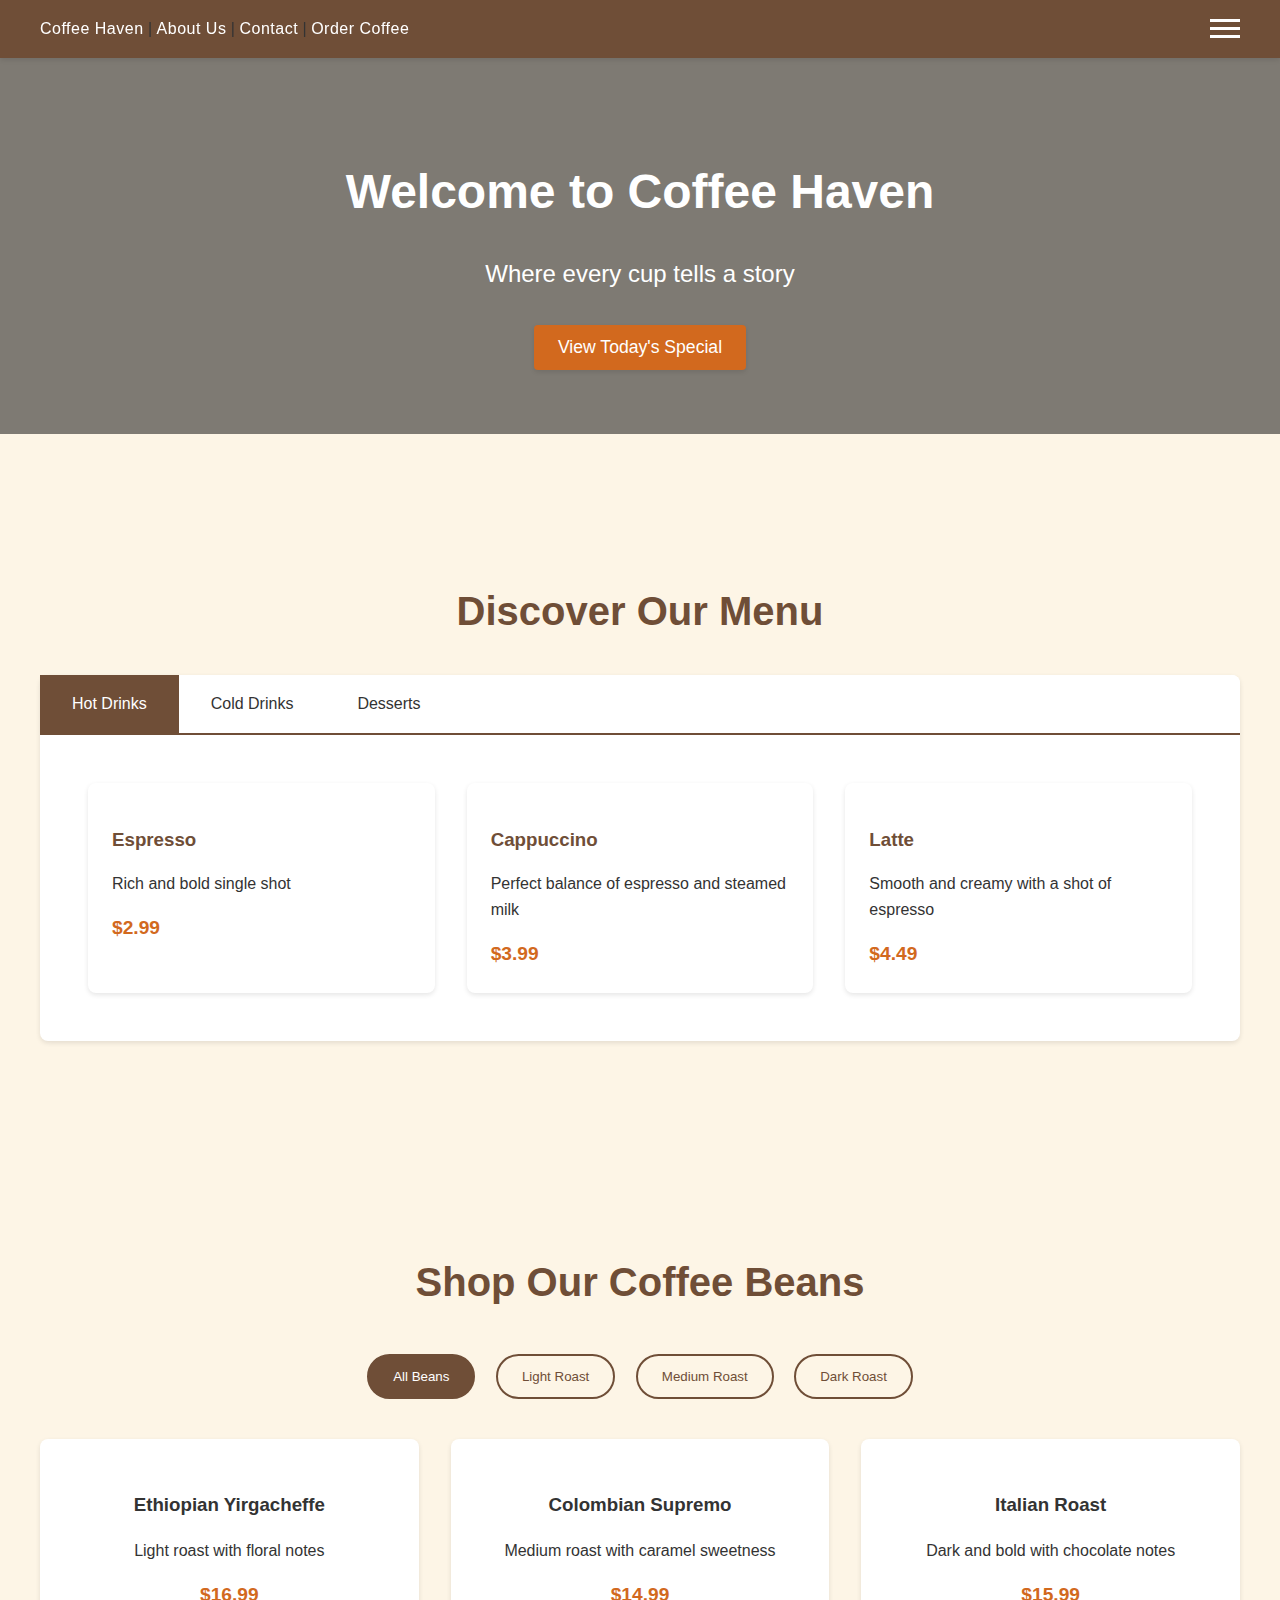
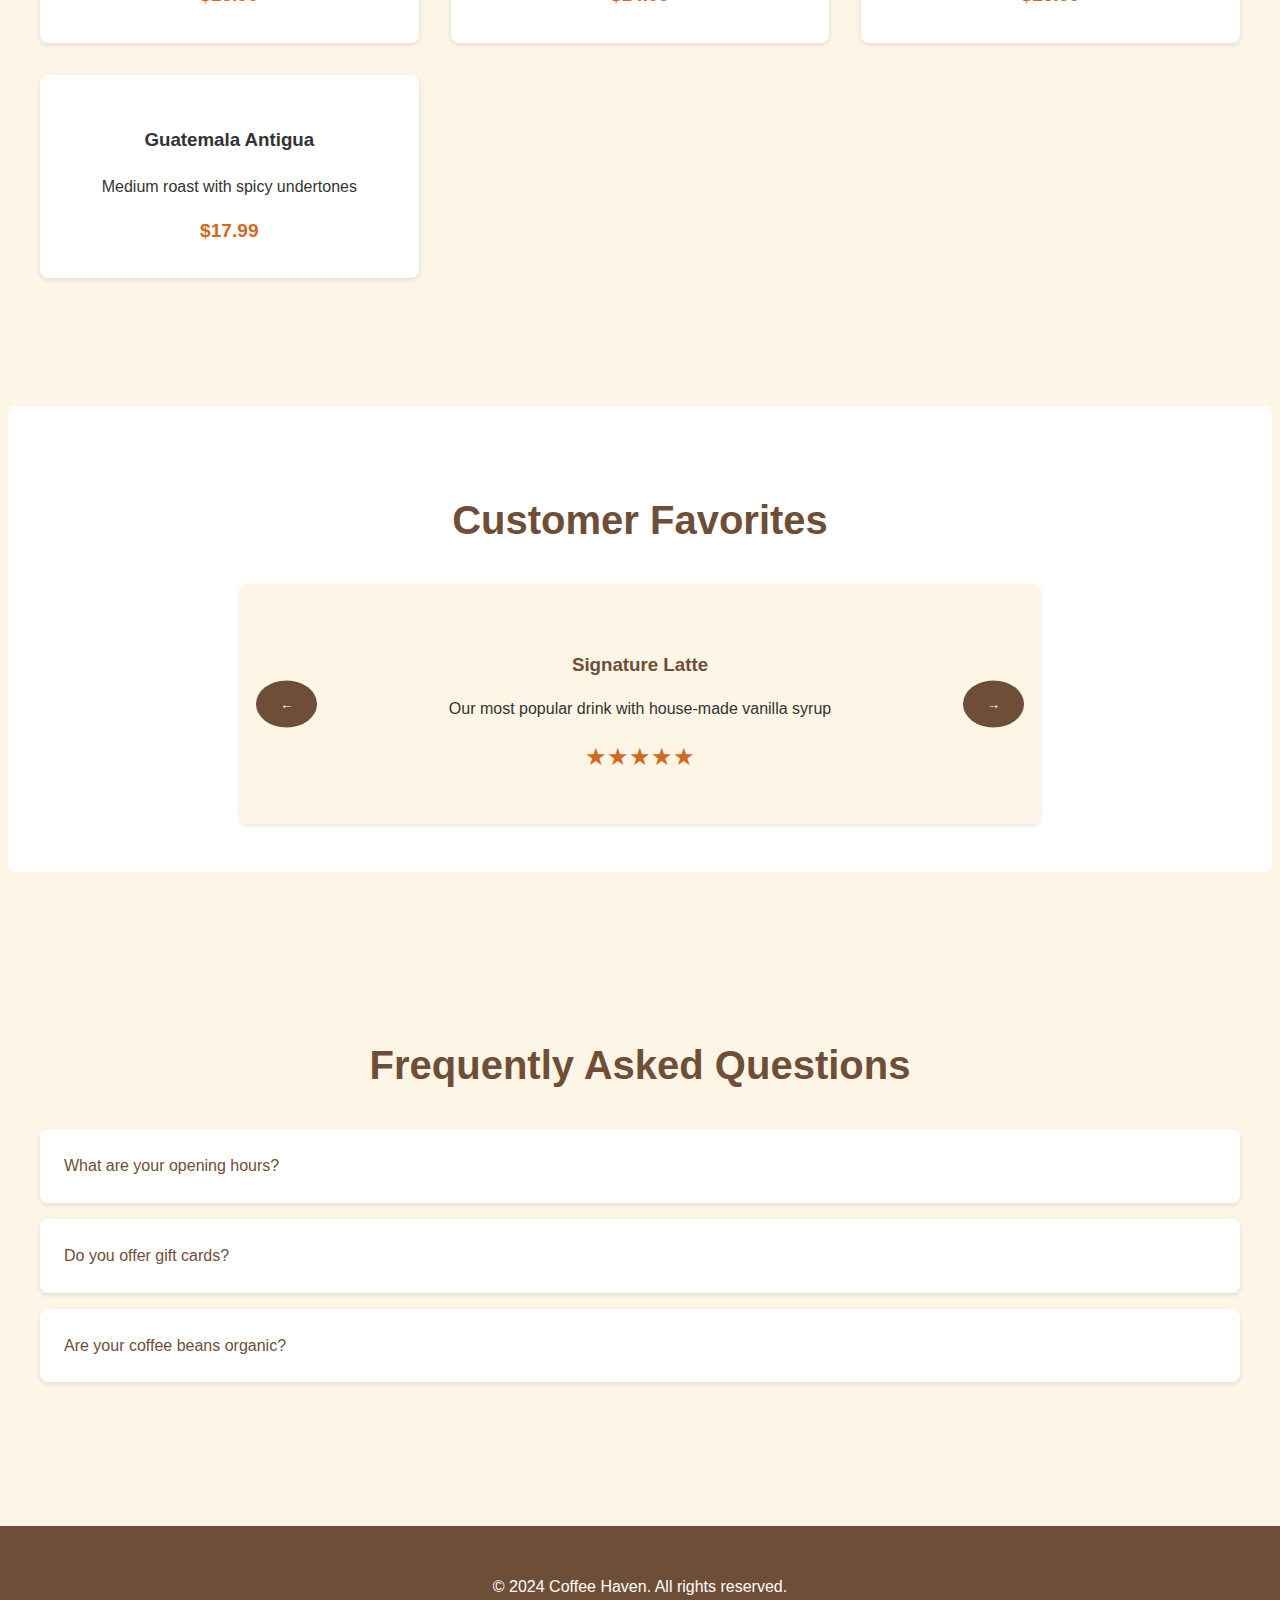
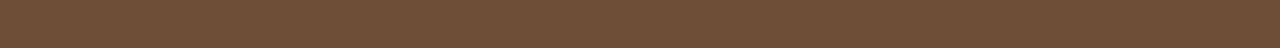
<file: index.html>
<!DOCTYPE html>
<html lang="en">
  <head>
    <meta charset="UTF-8" />
    <meta name="viewport" content="width=device-width, initial-scale=1.0" />
    <link rel="stylesheet" href="styles.css" />
    <title>Coffee Haven - Your Perfect Coffee Experience</title>
  </head>
  <body>
    <header>
      <div class="head">
        <a href="#">Coffee Haven</a> | <a href="./about.html">About Us</a> |
        <a href="./contact.html">Contact</a> |
        <a href="./coffe.html">Order Coffee</a>
        <burger>
          <button class="burger-menu" id="burgerButton">
            <span></span>
            <span></span>
            <span></span>
          </button>

          <nav class="nav-menu" id="navMenu">
            <a href="#">Home</a>
            <a href="./about.html">About Us</a>
            <a href="./coffe.html">Our Coffee</a>
            <a href="./contact.html">Contact</a>
          </nav>
        </burger>
      </div>
    </header>
    <main>
      <div class="hero">
        <h1>Welcome to Coffee Haven</h1>
        <p>Where every cup tells a story</p>
        <button id="openModal" class="bttn">View Today's Special</button>
      </div>

      <!-- Модальное окно -->
      <div id="myModal" class="modal">
        <div class="modal-content">
          <span class="close">&times;</span>
          <h2>Today's Special Offer!</h2>
          <p>
            Try our signature Caramel Macchiato with homemade caramel sauce
            for just $4.99!
          </p>
          <p>Limited time offer. Visit us today to experience coffee perfection.</p>
        </div>
      </div>

      <section class="tabs-section">
        <h2>Discover Our Menu</h2>
        <div class="tabs">
          <div class="tab-header">
            <div class="tab-link active" data-tab="tab1">Hot Drinks</div>
            <div class="tab-link" data-tab="tab2">Cold Drinks</div>
            <div class="tab-link" data-tab="tab3">Desserts</div>
          </div>

          <div class="tab-content">
            <div id="tab1" class="tab-pane active">
              <div class="menu-grid">
                <div class="menu-item">
                  <h3>Espresso</h3>
                  <p>Rich and bold single shot</p>
                  <span class="price">$2.99</span>
                </div>
                <div class="menu-item">
                  <h3>Cappuccino</h3>
                  <p>Perfect balance of espresso and steamed milk</p>
                  <span class="price">$3.99</span>
                </div>
                <div class="menu-item">
                  <h3>Latte</h3>
                  <p>Smooth and creamy with a shot of espresso</p>
                  <span class="price">$4.49</span>
                </div>
              </div>
            </div>
            <div id="tab2" class="tab-pane">
              <div class="menu-grid">
                <div class="menu-item">
                  <h3>Iced Coffee</h3>
                  <p>Classic cold brew over ice</p>
                  <span class="price">$3.49</span>
                </div>
                <div class="menu-item">
                  <h3>Frappuccino</h3>
                  <p>Blended coffee with whipped cream</p>
                  <span class="price">$4.99</span>
                </div>
                <div class="menu-item">
                  <h3>Iced Latte</h3>
                  <p>Chilled espresso with cold milk</p>
                  <span class="price">$4.49</span>
                </div>
              </div>
            </div>
            <div id="tab3" class="tab-pane">
              <div class="menu-grid">
                <div class="menu-item">
                  <h3>Croissant</h3>
                  <p>Freshly baked butter croissant</p>
                  <span class="price">$2.99</span>
                </div>
                <div class="menu-item">
                  <h3>Chocolate Muffin</h3>
                  <p>Rich chocolate with chocolate chips</p>
                  <span class="price">$3.49</span>
                </div>
                <div class="menu-item">
                  <h3>Cheesecake</h3>
                  <p>New York style with berry compote</p>
                  <span class="price">$4.99</span>
                </div>
              </div>
            </div>
          </div>
        </div>
      </section>

      <section class="filter-section">
        <h2>Shop Our Coffee Beans</h2>
        <div class="filter-buttons">
          <button class="filter-btn active" data-filter="all">All Beans</button>
          <button class="filter-btn" data-filter="light">Light Roast</button>
          <button class="filter-btn" data-filter="medium">Medium Roast</button>
          <button class="filter-btn" data-filter="dark">Dark Roast</button>
        </div>

        <div class="filter-items">
          <div class="filter-item" data-category="light">
            <h3>Ethiopian Yirgacheffe</h3>
            <p>Light roast with floral notes</p>
            <span class="price">$16.99</span>
          </div>
          <div class="filter-item" data-category="medium">
            <h3>Colombian Supremo</h3>
            <p>Medium roast with caramel sweetness</p>
            <span class="price">$14.99</span>
          </div>
          <div class="filter-item" data-category="dark">
            <h3>Italian Roast</h3>
            <p>Dark and bold with chocolate notes</p>
            <span class="price">$15.99</span>
          </div>
          <div class="filter-item" data-category="medium">
            <h3>Guatemala Antigua</h3>
            <p>Medium roast with spicy undertones</p>
            <span class="price">$17.99</span>
          </div>
        </div>
      </section>

      <section class="slider-section">
        <h2>Customer Favorites</h2>
        <div class="slider">
          <div class="slides">
            <div class="slide active">
              <h3>Signature Latte</h3>
              <p>Our most popular drink with house-made vanilla syrup</p>
              <span class="rating">★★★★★</span>
            </div>
            <div class="slide">
              <h3>Cold Brew</h3>
              <p>Smooth and refreshing, steeped for 12 hours</p>
              <span class="rating">★★★★★</span>
            </div>
            <div class="slide">
              <h3>Mocha Frappuccino</h3>
              <p>The perfect blend of coffee and chocolate</p>
              <span class="rating">★★★★½</span>
            </div>
          </div>
          <button class="slider-btn prev">←</button>
          <button class="slider-btn next">→</button>
        </div>
      </section>

      <section class="faq-section">
        <h2>Frequently Asked Questions</h2>
        <div class="accordion">
          <div class="accordion-item">
            <div class="accordion-header">What are your opening hours?</div>
            <div class="accordion-content">
              We're open Monday to Friday 7:00 AM - 8:00 PM<br>
              Saturday and Sunday 8:00 AM - 6:00 PM
            </div>
          </div>
          <div class="accordion-item">
            <div class="accordion-header">Do you offer gift cards?</div>
            <div class="accordion-content">
              Yes! Gift cards are available in-store and online in denominations from $10 to $100.
            </div>
          </div>
          <div class="accordion-item">
            <div class="accordion-header">Are your coffee beans organic?</div>
            <div class="accordion-content">
              Yes, all our coffee beans are certified organic and ethically sourced from sustainable farms.
            </div>
          </div>
        </div>
      </section>
    </main>
    <footer>
      <div class="footer-content">
        <p>&copy; 2024 Coffee Haven. All rights reserved.</p>
      </div>
    </footer>
  </body>
  <script src="script.js"></script>
</html>
</file>
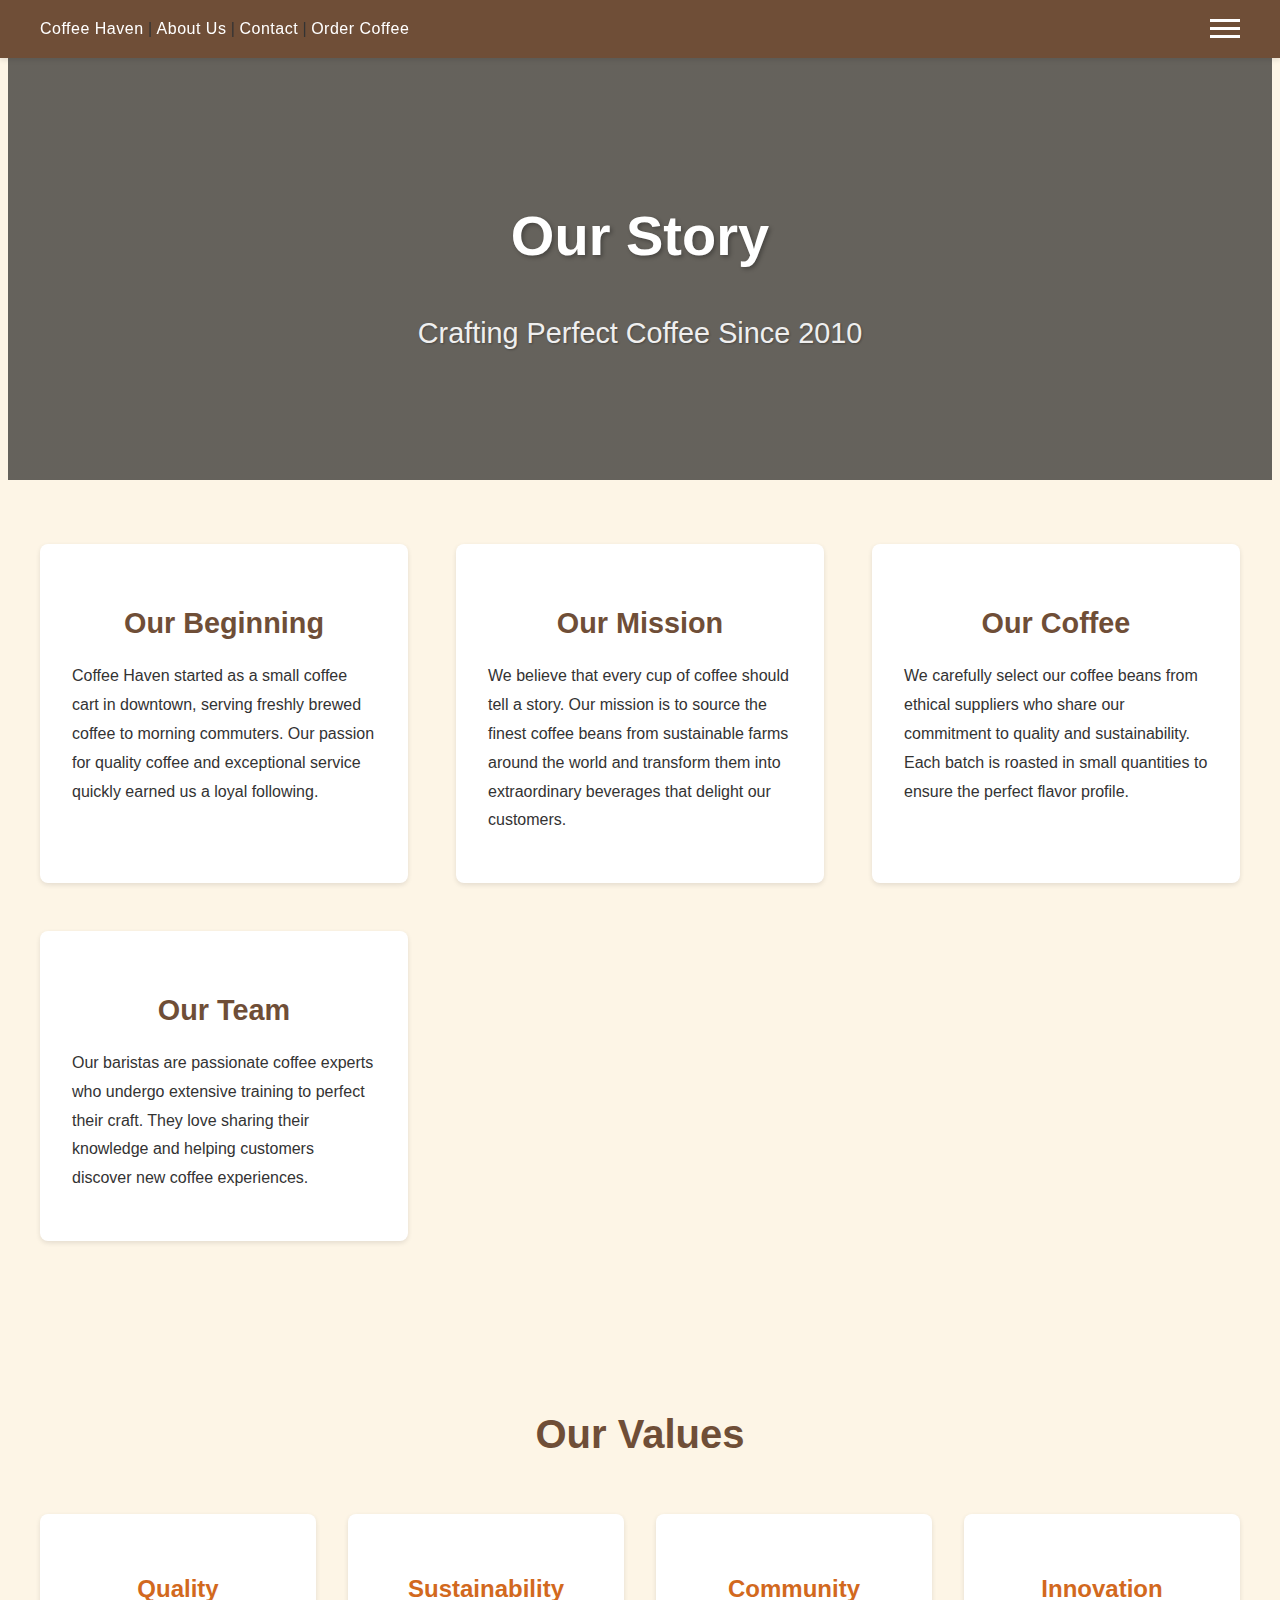
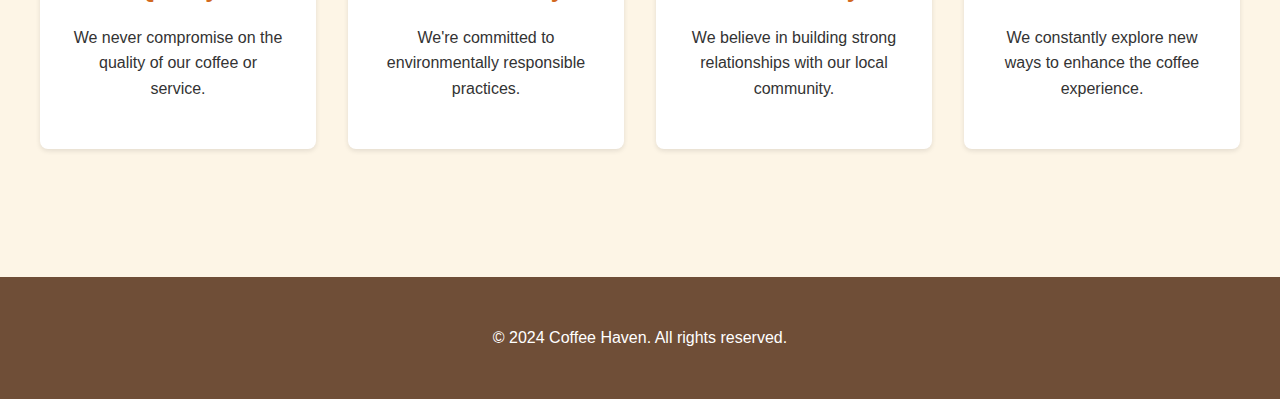
<file: about.html>
<!DOCTYPE html>
<html lang="en">
  <head>
    <meta charset="UTF-8" />
    <meta name="viewport" content="width=device-width, initial-scale=1.0" />
    <link rel="stylesheet" href="styles.css" />
    <title>About Us - Coffee Haven</title>
  </head>
  <body>
    <header>
      <div class="head">
        <a href="index.html">Coffee Haven</a> | <a href="./about.html">About Us</a> |
        <a href="./contact.html">Contact</a> |
        <a href="./coffe.html">Order Coffee</a>
        <burger>
          <button class="burger-menu" id="burgerButton">
            <span></span>
            <span></span>
            <span></span>
          </button>

          <nav class="nav-menu" id="navMenu">
            <a href="index.html">Home</a>
            <a href="./about.html">About Us</a>
            <a href="./coffe.html">Our Coffee</a>
            <a href="./contact.html">Contact</a>
          </nav>
        </burger>
      </div>
    </header>

    <main>
      <section class="about-hero">
        <h1>Our Story</h1>
        <p>Crafting Perfect Coffee Since 2010</p>
      </section>

      <section class="about-content">
        <div class="about-grid">
          <div class="about-item">
            <h2>Our Beginning</h2>
            <p>
              Coffee Haven started as a small coffee cart in downtown, serving
              freshly brewed coffee to morning commuters. Our passion for quality
              coffee and exceptional service quickly earned us a loyal following.
            </p>
          </div>

          <div class="about-item">
            <h2>Our Mission</h2>
            <p>
              We believe that every cup of coffee should tell a story. Our mission
              is to source the finest coffee beans from sustainable farms around
              the world and transform them into extraordinary beverages that
              delight our customers.
            </p>
          </div>

          <div class="about-item">
            <h2>Our Coffee</h2>
            <p>
              We carefully select our coffee beans from ethical suppliers who share
              our commitment to quality and sustainability. Each batch is roasted
              in small quantities to ensure the perfect flavor profile.
            </p>
          </div>

          <div class="about-item">
            <h2>Our Team</h2>
            <p>
              Our baristas are passionate coffee experts who undergo extensive
              training to perfect their craft. They love sharing their knowledge
              and helping customers discover new coffee experiences.
            </p>
          </div>
        </div>

        <div class="values-section">
          <h2>Our Values</h2>
          <div class="values-grid">
            <div class="value-item">
              <h3>Quality</h3>
              <p>We never compromise on the quality of our coffee or service.</p>
            </div>
            <div class="value-item">
              <h3>Sustainability</h3>
              <p>We're committed to environmentally responsible practices.</p>
            </div>
            <div class="value-item">
              <h3>Community</h3>
              <p>We believe in building strong relationships with our local community.</p>
            </div>
            <div class="value-item">
              <h3>Innovation</h3>
              <p>We constantly explore new ways to enhance the coffee experience.</p>
            </div>
          </div>
        </div>
      </section>
    </main>

    <footer>
      <div class="footer-content">
        <p>&copy; 2024 Coffee Haven. All rights reserved.</p>
      </div>
    </footer>
  </body>
  <script src="script.js"></script>
</html>
</file>
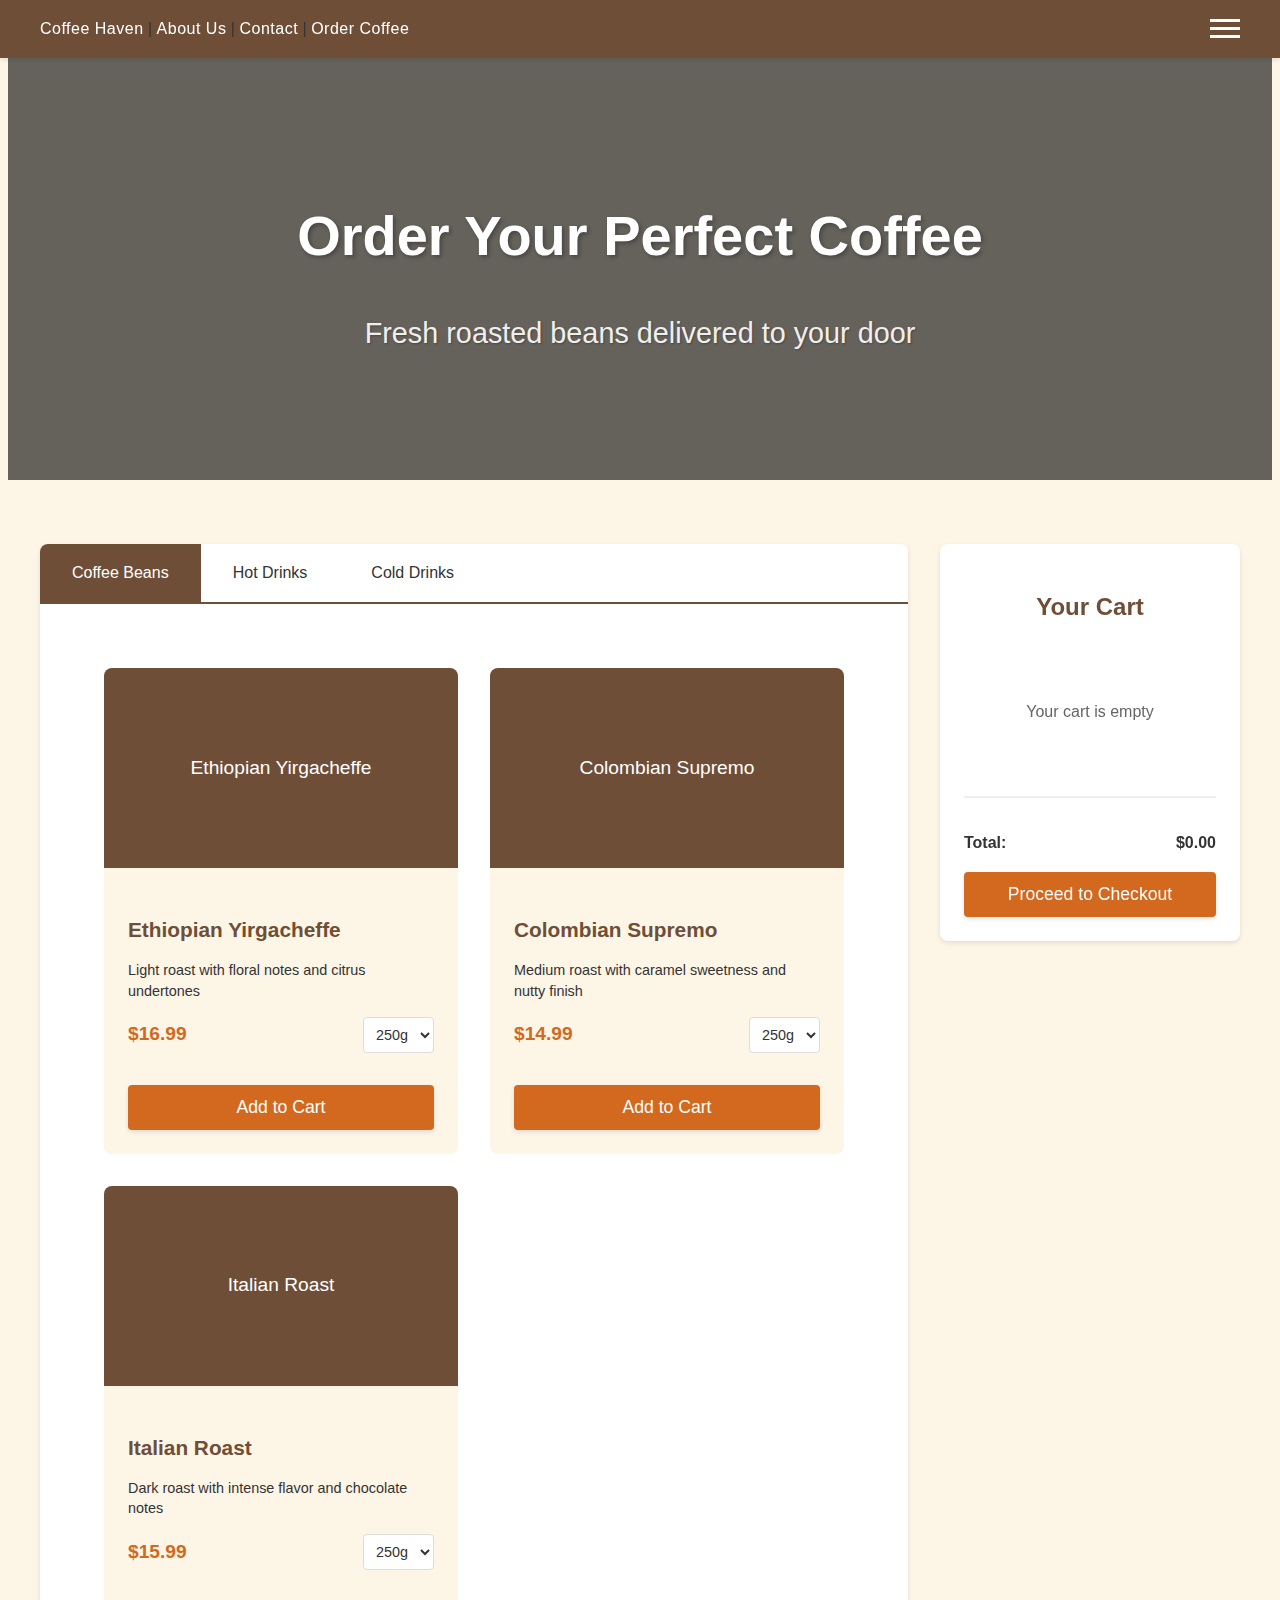
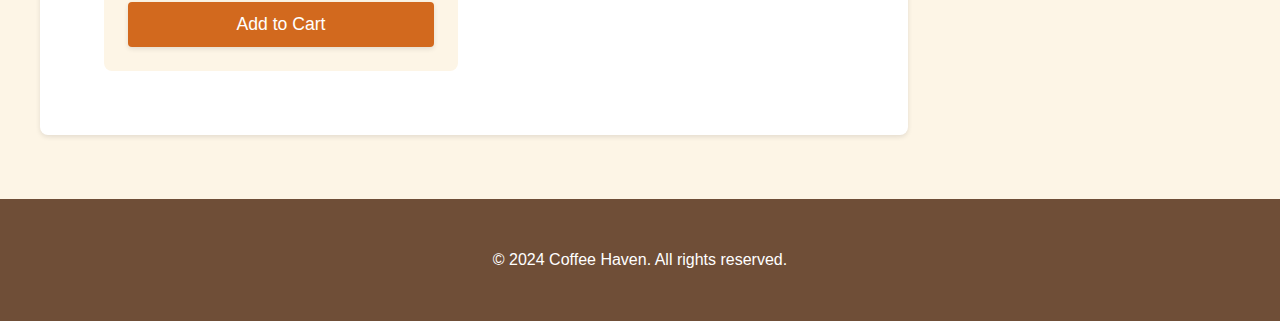
<file: coffe.html>
<!DOCTYPE html>
<html lang="en">
  <head>
    <meta charset="UTF-8" />
    <meta name="viewport" content="width=device-width, initial-scale=1.0" />
    <link rel="stylesheet" href="styles.css" />
    <title>Order Coffee - Coffee Haven</title>
  </head>
  <body>
    <header>
      <div class="head">
        <a href="index.html">Coffee Haven</a> | <a href="./about.html">About Us</a> |
        <a href="./contact.html">Contact</a> |
        <a href="./coffe.html">Order Coffee</a>
        <burger>
          <button class="burger-menu" id="burgerButton">
            <span></span>
            <span></span>
            <span></span>
          </button>

          <nav class="nav-menu" id="navMenu">
            <a href="index.html">Home</a>
            <a href="./about.html">About Us</a>
            <a href="./coffe.html">Our Coffee</a>
            <a href="./contact.html">Contact</a>
          </nav>
        </burger>
      </div>
    </header>

    <main>
      <section class="order-hero">
        <h1>Order Your Perfect Coffee</h1>
        <p>Fresh roasted beans delivered to your door</p>
      </section>

      <section class="order-content">
        <div class="order-tabs">
          <div class="tab-header">
            <div class="tab-link active" data-tab="beans">Coffee Beans</div>
            <div class="tab-link" data-tab="drinks">Hot Drinks</div>
            <div class="tab-link" data-tab="cold">Cold Drinks</div>
          </div>

          <div class="tab-content">
            <div id="beans" class="tab-pane active">
              <div class="product-grid">
                <div class="product-card">
                  <div class="product-image">
                    <div class="image-placeholder">Ethiopian Yirgacheffe</div>
                  </div>
                  <div class="product-info">
                    <h3>Ethiopian Yirgacheffe</h3>
                    <p>Light roast with floral notes and citrus undertones</p>
                    <div class="product-meta">
                      <span class="price">$16.99</span>
                      <select class="size-select">
                        <option value="250g">250g</option>
                        <option value="500g">500g</option>
                        <option value="1kg">1kg</option>
                      </select>
                    </div>
                    <button class="bttn add-to-cart">Add to Cart</button>
                  </div>
                </div>

                <div class="product-card">
                  <div class="product-image">
                    <div class="image-placeholder">Colombian Supremo</div>
                  </div>
                  <div class="product-info">
                    <h3>Colombian Supremo</h3>
                    <p>Medium roast with caramel sweetness and nutty finish</p>
                    <div class="product-meta">
                      <span class="price">$14.99</span>
                      <select class="size-select">
                        <option value="250g">250g</option>
                        <option value="500g">500g</option>
                        <option value="1kg">1kg</option>
                      </select>
                    </div>
                    <button class="bttn add-to-cart">Add to Cart</button>
                  </div>
                </div>

                <div class="product-card">
                  <div class="product-image">
                    <div class="image-placeholder">Italian Roast</div>
                  </div>
                  <div class="product-info">
                    <h3>Italian Roast</h3>
                    <p>Dark roast with intense flavor and chocolate notes</p>
                    <div class="product-meta">
                      <span class="price">$15.99</span>
                      <select class="size-select">
                        <option value="250g">250g</option>
                        <option value="500g">500g</option>
                        <option value="1kg">1kg</option>
                      </select>
                    </div>
                    <button class="bttn add-to-cart">Add to Cart</button>
                  </div>
                </div>
              </div>
            </div>

            <div id="drinks" class="tab-pane">
              <div class="product-grid">
                <div class="product-card">
                  <div class="product-image">
                    <div class="image-placeholder">Espresso</div>
                  </div>
                  <div class="product-info">
                    <h3>Espresso</h3>
                    <p>Rich and bold single shot</p>
                    <div class="product-meta">
                      <span class="price">$2.99</span>
                      <select class="size-select">
                        <option value="single">Single</option>
                        <option value="double">Double</option>
                      </select>
                    </div>
                    <button class="bttn add-to-cart">Add to Cart</button>
                  </div>
                </div>

                <div class="product-card">
                  <div class="product-image">
                    <div class="image-placeholder">Cappuccino</div>
                  </div>
                  <div class="product-info">
                    <h3>Cappuccino</h3>
                    <p>Perfect balance of espresso and steamed milk</p>
                    <div class="product-meta">
                      <span class="price">$3.99</span>
                      <select class="size-select">
                        <option value="small">Small</option>
                        <option value="medium">Medium</option>
                        <option value="large">Large</option>
                      </select>
                    </div>
                    <button class="bttn add-to-cart">Add to Cart</button>
                  </div>
                </div>

                <div class="product-card">
                  <div class="product-image">
                    <div class="image-placeholder">Latte</div>
                  </div>
                  <div class="product-info">
                    <h3>Latte</h3>
                    <p>Smooth and creamy with a shot of espresso</p>
                    <div class="product-meta">
                      <span class="price">$4.49</span>
                      <select class="size-select">
                        <option value="small">Small</option>
                        <option value="medium">Medium</option>
                        <option value="large">Large</option>
                      </select>
                    </div>
                    <button class="bttn add-to-cart">Add to Cart</button>
                  </div>
                </div>
              </div>
            </div>

            <div id="cold" class="tab-pane">
              <div class="product-grid">
                <div class="product-card">
                  <div class="product-image">
                    <div class="image-placeholder">Iced Coffee</div>
                  </div>
                  <div class="product-info">
                    <h3>Iced Coffee</h3>
                    <p>Classic cold brew over ice</p>
                    <div class="product-meta">
                      <span class="price">$3.49</span>
                      <select class="size-select">
                        <option value="small">Small</option>
                        <option value="medium">Medium</option>
                        <option value="large">Large</option>
                      </select>
                    </div>
                    <button class="bttn add-to-cart">Add to Cart</button>
                  </div>
                </div>

                <div class="product-card">
                  <div class="product-image">
                    <div class="image-placeholder">Frappuccino</div>
                  </div>
                  <div class="product-info">
                    <h3>Frappuccino</h3>
                    <p>Blended coffee with whipped cream</p>
                    <div class="product-meta">
                      <span class="price">$4.99</span>
                      <select class="size-select">
                        <option value="small">Small</option>
                        <option value="medium">Medium</option>
                        <option value="large">Large</option>
                      </select>
                    </div>
                    <button class="bttn add-to-cart">Add to Cart</button>
                  </div>
                </div>

                <div class="product-card">
                  <div class="product-image">
                    <div class="image-placeholder">Iced Latte</div>
                  </div>
                  <div class="product-info">
                    <h3>Iced Latte</h3>
                    <p>Chilled espresso with cold milk</p>
                    <div class="product-meta">
                      <span class="price">$4.49</span>
                      <select class="size-select">
                        <option value="small">Small</option>
                        <option value="medium">Medium</option>
                        <option value="large">Large</option>
                      </select>
                    </div>
                    <button class="bttn add-to-cart">Add to Cart</button>
                  </div>
                </div>
              </div>
            </div>
          </div>
        </div>

        <div class="cart-section">
          <h2>Your Cart</h2>
          <div id="cartItems" class="cart-items">
            <!-- Cart items will be added here dynamically -->
            <p class="empty-cart">Your cart is empty</p>
          </div>
          <div class="cart-total">
            <p>Total: <span id="cartTotal">$0.00</span></p>
            <button class="bttn checkout-btn">Proceed to Checkout</button>
          </div>
        </div>
      </section>
    </main>

    <footer>
      <div class="footer-content">
        <p>&copy; 2024 Coffee Haven. All rights reserved.</p>
      </div>
    </footer>
  </body>
  <script src="script.js"></script>
</html>
</file>
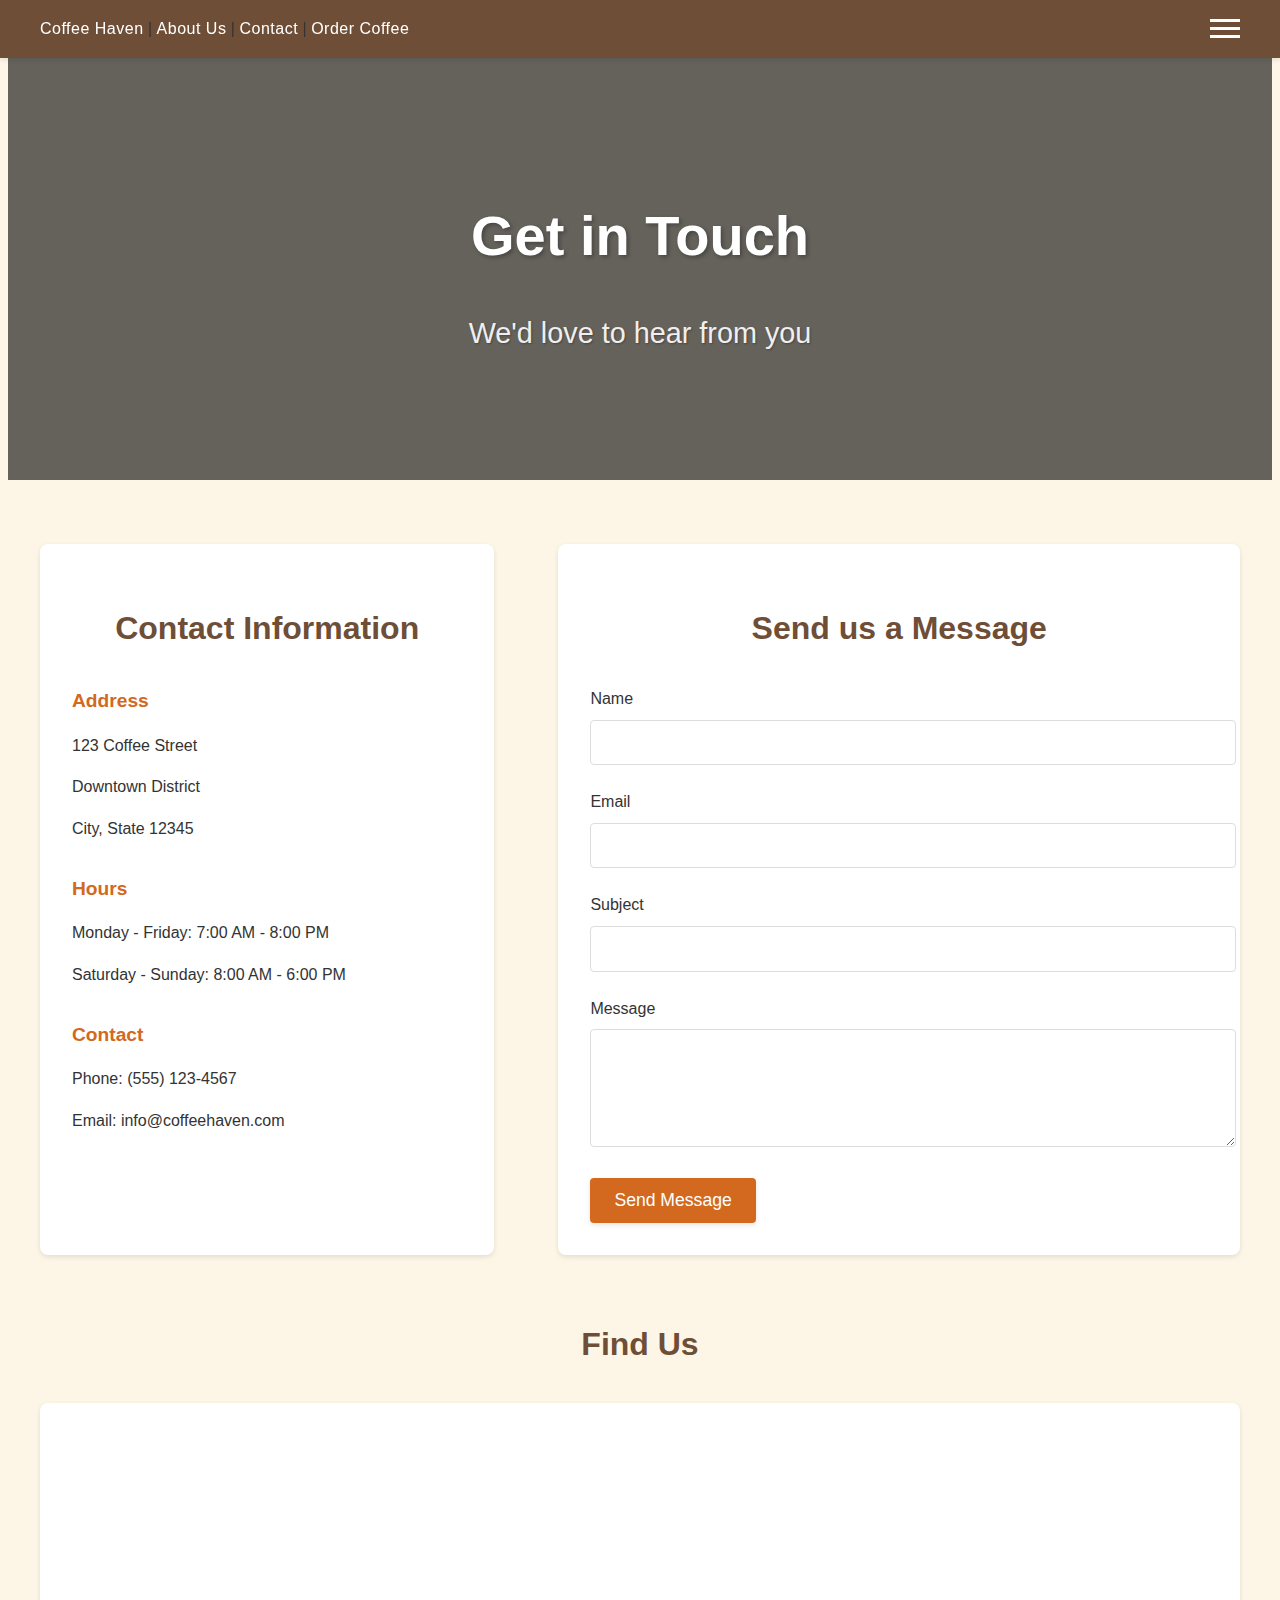
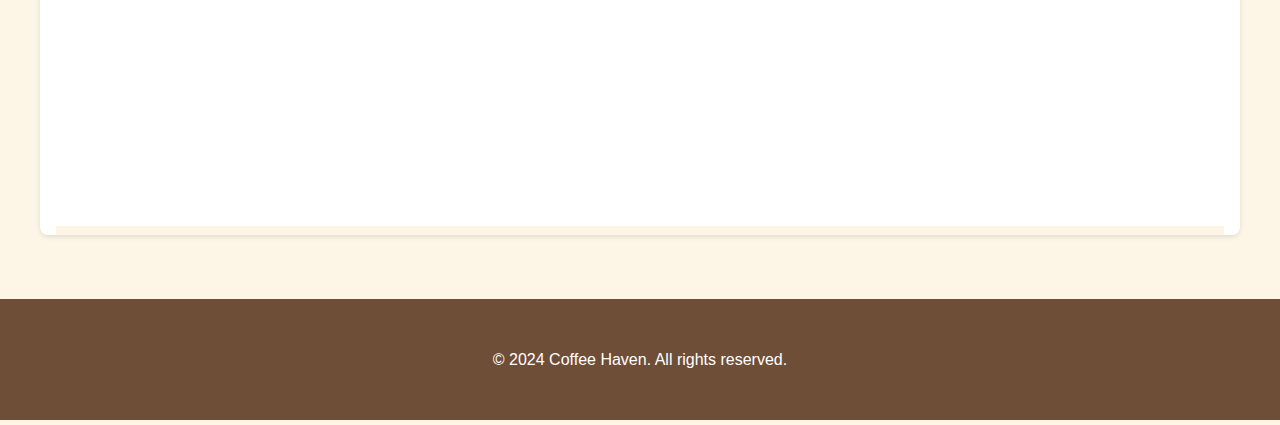
<file: contact.html>
<!DOCTYPE html>
<html lang="en">
  <head>
    <meta charset="UTF-8" />
    <meta name="viewport" content="width=device-width, initial-scale=1.0" />
    <link rel="stylesheet" href="styles.css" />
    <title>Contact Us - Coffee Haven</title>
  </head>
  <body>
    <header>
      <div class="head">
        <a href="index.html">Coffee Haven</a> |
        <a href="./about.html">About Us</a> |
        <a href="./contact.html">Contact</a> |
        <a href="./coffe.html">Order Coffee</a>
        <burger>
          <button class="burger-menu" id="burgerButton">
            <span></span>
            <span></span>
            <span></span>
          </button>

          <nav class="nav-menu" id="navMenu">
            <a href="index.html">Home</a>
            <a href="./about.html">About Us</a>
            <a href="./coffe.html">Our Coffee</a>
            <a href="./contact.html">Contact</a>
          </nav>
        </burger>
      </div>
    </header>

    <main>
      <section class="contact-hero">
        <h1>Get in Touch</h1>
        <p>We'd love to hear from you</p>
      </section>

      <section class="contact-content">
        <div class="contact-grid">
          <div class="contact-info">
            <h2>Contact Information</h2>
            <div class="info-item">
              <h3>Address</h3>
              <p>123 Coffee Street</p>
              <p>Downtown District</p>
              <p>City, State 12345</p>
            </div>
            <div class="info-item">
              <h3>Hours</h3>
              <p>Monday - Friday: 7:00 AM - 8:00 PM</p>
              <p>Saturday - Sunday: 8:00 AM - 6:00 PM</p>
            </div>
            <div class="info-item">
              <h3>Contact</h3>
              <p>Phone: (555) 123-4567</p>
              <p>Email: info@coffeehaven.com</p>
            </div>
          </div>

          <div class="contact-form">
            <h2>Send us a Message</h2>
            <form id="contactForm">
              <div class="form-group">
                <label for="name">Name</label>
                <input type="text" id="name" name="name" required />
              </div>
              <div class="form-group">
                <label for="email">Email</label>
                <input type="email" id="email" name="email" required />
              </div>
              <div class="form-group">
                <label for="subject">Subject</label>
                <input type="text" id="subject" name="subject" required />
              </div>
              <div class="form-group">
                <label for="message">Message</label>
                <textarea
                  id="message"
                  name="message"
                  rows="5"
                  required
                ></textarea>
              </div>
              <button type="submit" class="bttn">Send Message</button>
            </form>
          </div>
        </div>

        <div class="map-section">
          <h2>Find Us</h2>
          <div class="map-container">
            <iframe
              src="https://yandex.ru/map-widget/v1/?um=constructor%3A8ff4ead7072b78426502d75ed72eb9f9d41dce85bc6a9001b69157c06474c0ec&amp;source=constructor"
              width="500"
              height="400"
              frameborder="0"
            ></iframe>
            <div class="map-placeholder">
              <p>Map will be displayed here</p>
            </div>
          </div>
        </div>
      </section>
    </main>

    <footer>
      <div class="footer-content">
        <p>&copy; 2024 Coffee Haven. All rights reserved.</p>
      </div>
    </footer>
  </body>
  <script src="script.js"></script>
</html>
</file>
<file: styles.css>
:root {
  --primary-color: #6F4E37;
  --secondary-color: #8B4513;
  --accent-color: #D2691E;
  --text-color: #333;
  --light-bg: #FDF5E6;
  --modal-bg: rgba(0, 0, 0, 0.5);
}

html {
  scroll-behavior: smooth;
  font-family: "Segoe UI", Tahoma, Geneva, Verdana, sans-serif;
}

body {
  overflow-x: hidden;
  margin: 0;
  padding: 0;
  background-color: var(--light-bg);
  color: var(--text-color);
  line-height: 1.6;
}

/* Header Styles */
header {
  background-color: var(--primary-color);
  padding: 1rem 0;
  box-shadow: 0 2px 5px rgba(0, 0, 0, 0.1);
  position: sticky;
  top: 0;
  z-index: 100;
}

.head {
  max-width: 1200px;
  margin: 0 auto;
  padding: 0 2rem;
}

.head a {
  color: white;
  text-decoration: none;
  font-weight: 500;
  letter-spacing: 0.5px;
  transition: color 0.3s ease;
}

.head a:hover {
  color: var(--accent-color);
}

/* Hero Section */
.hero {
  text-align: center;
  padding: 4rem 2rem;
  background: linear-gradient(rgba(0, 0, 0, 0.5), rgba(0, 0, 0, 0.5)),
              url('https://images.unsplash.com/photo-1447933601403-0c6688de566e?ixlib=rb-1.2.1&auto=format&fit=crop&w=1950&q=80');
  background-size: cover;
  background-position: center;
  color: white;
  margin-bottom: 3rem;
}

.hero h1 {
  font-size: 3rem;
  margin-bottom: 1rem;
}

.hero p {
  font-size: 1.5rem;
  margin-bottom: 2rem;
}

/* Button Styles */
.bttn {
  display: inline-block;
  padding: 12px 24px;
  background-color: var(--accent-color);
  color: white;
  border: none;
  border-radius: 4px;
  font-size: 1.1rem;
  cursor: pointer;
  transition: all 0.3s ease;
  box-shadow: 0 2px 5px rgba(0, 0, 0, 0.1);
}

.bttn:hover {
  background-color: var(--secondary-color);
  transform: translateY(-2px);
  box-shadow: 0 4px 8px rgba(0, 0, 0, 0.15);
}

/* Section Styles */
section {
  padding: 4rem 2rem;
  max-width: 1200px;
  margin: 0 auto;
}

section h2 {
  text-align: center;
  color: var(--primary-color);
  margin-bottom: 2rem;
  font-size: 2.5rem;
}

/* Menu Grid */
.menu-grid {
  display: grid;
  grid-template-columns: repeat(auto-fit, minmax(250px, 1fr));
  gap: 2rem;
  padding: 1rem;
}

.menu-item {
  background: white;
  padding: 1.5rem;
  border-radius: 8px;
  box-shadow: 0 2px 5px rgba(0, 0, 0, 0.1);
  transition: transform 0.3s ease;
}

.menu-item:hover {
  transform: translateY(-5px);
}

.menu-item h3 {
  color: var(--primary-color);
  margin-bottom: 0.5rem;
}

.menu-item .price {
  display: block;
  color: var(--accent-color);
  font-weight: bold;
  margin-top: 1rem;
}

/* Tab Styles */
.tabs {
  background: white;
  border-radius: 8px;
  box-shadow: 0 2px 5px rgba(0, 0, 0, 0.1);
  margin-bottom: 3rem;
}

.tab-header {
  display: flex;
  border-bottom: 2px solid var(--primary-color);
  background: white;
  border-radius: 8px 8px 0 0;
}

.tab-link {
  padding: 1rem 2rem;
  cursor: pointer;
  color: var(--text-color);
  font-weight: 500;
  transition: all 0.3s ease;
}

.tab-link.active {
  background-color: var(--primary-color);
  color: white;
}

.tab-pane {
  display: none;
  padding: 2rem;
}

.tab-pane.active {
  display: block;
}

/* Filter Styles */
.filter-buttons {
  text-align: center;
  margin-bottom: 2rem;
}

.filter-btn {
  padding: 0.8rem 1.5rem;
  margin: 0.5rem;
  border: 2px solid var(--primary-color);
  background: transparent;
  color: var(--primary-color);
  border-radius: 25px;
  cursor: pointer;
  transition: all 0.3s ease;
}

.filter-btn.active,
.filter-btn:hover {
  background-color: var(--primary-color);
  color: white;
}

.filter-items {
  display: grid;
  grid-template-columns: repeat(auto-fit, minmax(280px, 1fr));
  gap: 2rem;
}

.filter-item {
  background: white;
  padding: 2rem;
  border-radius: 8px;
  box-shadow: 0 2px 5px rgba(0, 0, 0, 0.1);
  text-align: center;
  transition: transform 0.3s ease;
}

.filter-item:hover {
  transform: translateY(-5px);
}

/* Slider Styles */
.slider-section {
  background: white;
  border-radius: 8px;
  padding: 3rem 2rem;
  margin: 4rem auto;
}

.slider {
  position: relative;
  max-width: 800px;
  margin: 0 auto;
  overflow: hidden;
  border-radius: 8px;
  box-shadow: 0 2px 5px rgba(0, 0, 0, 0.1);
}

.slides {
  display: flex;
  transition: transform 0.5s ease;
}

.slide {
  min-width: 100%;
  padding: 3rem 2rem;
  text-align: center;
  background: var(--light-bg);
  box-sizing: border-box;
}

.slide h3 {
  color: var(--primary-color);
  margin-bottom: 1rem;
}

.rating {
  color: var(--accent-color);
  font-size: 1.5rem;
  display: block;
  margin-top: 1rem;
}

.slider-btn {
  position: absolute;
  top: 50%;
  transform: translateY(-50%);
  background: var(--primary-color);
  color: white;
  border: none;
  padding: 1rem 1.5rem;
  cursor: pointer;
  border-radius: 50%;
  transition: all 0.3s ease;
}

.slider-btn:hover {
  background: var(--secondary-color);
}

.prev {
  left: 1rem;
}

.next {
  right: 1rem;
}

/* Accordion Styles */
.accordion-item {
  background: white;
  border-radius: 8px;
  margin-bottom: 1rem;
  box-shadow: 0 2px 5px rgba(0, 0, 0, 0.1);
  overflow: hidden;
}

.accordion-header {
  padding: 1.5rem;
  background-color: white;
  cursor: pointer;
  font-weight: 500;
  color: var(--primary-color);
  transition: background-color 0.3s ease;
}

.accordion-header:hover {
  background-color: var(--light-bg);
}

.accordion-content {
  padding: 0;
  max-height: 0;
  overflow: hidden;
  transition: all 0.3s ease;
  background: white;
}

.accordion-item.active .accordion-content {
  padding: 1.5rem;
  max-height: 500px;
}

/* Footer Styles */
footer {
  background: var(--primary-color);
  color: white;
  text-align: center;
  padding: 2rem;
  margin-top: 4rem;
}

/* Modal Styles */
.modal {
  display: none;
  position: fixed;
  z-index: 1000;
  left: 0;
  top: 0;
  width: 100%;
  height: 100%;
  background-color: var(--modal-bg);
  backdrop-filter: blur(3px);
  animation: fadeIn 0.3s ease;
}

.modal-content {
  position: relative;
  background-color: white;
  margin: 10% auto;
  padding: 2rem;
  border-radius: 8px;
  width: 85%;
  max-width: 500px;
  box-shadow: 0 5px 15px rgba(0, 0, 0, 0.3);
  animation: slideDown 0.3s ease;
}

.close {
  position: absolute;
  top: 1rem;
  right: 1.5rem;
  color: #aaa;
  font-size: 28px;
  font-weight: bold;
  cursor: pointer;
  transition: color 0.3s ease;
}

.close:hover {
  color: var(--text-color);
}

/* Burger Menu Styles */
.burger-menu {
  float: right;
  display: flex;
  flex-direction: column;
  justify-content: space-around;
  width: 30px;
  height: 25px;
  background: transparent;
  border: none;
  cursor: pointer;
  padding: 0;
  z-index: 10;
}

.burger-menu span {
  width: 30px;
  height: 3px;
  background: white;
  transition: all 0.3s ease;
}

.nav-menu {
  position: fixed;
  top: 0;
  left: -100%;
  width: 250px;
  height: 100vh;
  background: var(--primary-color);
  transition: left 0.3s ease;
  padding: 80px 20px 20px;
  display: flex;
  flex-direction: column;
}

.nav-menu.active {
  left: 0;
}

.nav-menu a {
  margin: 10px 0;
  text-decoration: none;
  color: white;
  font-size: 1.1rem;
  transition: color 0.3s ease;
}

.nav-menu a:hover {
  color: var(--accent-color);
}

/* Responsive Design */
@media (max-width: 768px) {
  .hero h1 {
    font-size: 2rem;
  }
  
  .hero p {
    font-size: 1.2rem;
  }
  
  section {
    padding: 2rem 1rem;
  }
  
  .tab-link {
    padding: 0.8rem 1.2rem;
  }
  
  .filter-items {
    grid-template-columns: 1fr;
  }
  
  .slider-btn {
    padding: 0.8rem 1.2rem;
  }
}

/* Animations */
@keyframes fadeIn {
  from {
    opacity: 0;
  }
  to {
    opacity: 1;
  }
}

@keyframes slideDown {
  from {
    transform: translateY(-50px);
    opacity: 0;
  }
  to {
    transform: translateY(0);
    opacity: 1;
  }
}

/* About Page Styles */
.about-hero {
  text-align: center;
  padding: 6rem 2rem;
  background: linear-gradient(rgba(0, 0, 0, 0.6), rgba(0, 0, 0, 0.6)),
              url('https://images.unsplash.com/photo-1495474472287-4d71bcdd2085?ixlib=rb-1.2.1&auto=format&fit=crop&w=1950&q=80');
  background-size: cover;
  background-position: center;
  background-attachment: fixed;
  color: white;
  margin-bottom: 4rem;
}

.about-hero h1 {
  font-size: 3.5rem;
  margin-bottom: 1rem;
  text-shadow: 2px 2px 4px rgba(0, 0, 0, 0.3);
}

.about-hero p {
  font-size: 1.8rem;
  opacity: 0.9;
  text-shadow: 1px 1px 2px rgba(0, 0, 0, 0.3);
}

.about-content {
  max-width: 1200px;
  margin: 0 auto;
  padding: 0 2rem;
}

.about-grid {
  display: grid;
  grid-template-columns: repeat(auto-fit, minmax(300px, 1fr));
  gap: 3rem;
  margin-bottom: 4rem;
}

.about-item {
  background: white;
  padding: 2rem;
  border-radius: 8px;
  box-shadow: 0 2px 5px rgba(0, 0, 0, 0.1);
  transition: transform 0.3s ease;
}

.about-item:hover {
  transform: translateY(-5px);
}

.about-item h2 {
  color: var(--primary-color);
  margin-bottom: 1rem;
  font-size: 1.8rem;
}

.about-item p {
  color: var(--text-color);
  line-height: 1.8;
}

.values-section {
  text-align: center;
  padding: 4rem 0;
}

.values-section h2 {
  color: var(--primary-color);
  font-size: 2.5rem;
  margin-bottom: 3rem;
}

.values-grid {
  display: grid;
  grid-template-columns: repeat(auto-fit, minmax(250px, 1fr));
  gap: 2rem;
}

.value-item {
  background: white;
  padding: 2rem;
  border-radius: 8px;
  box-shadow: 0 2px 5px rgba(0, 0, 0, 0.1);
  transition: all 0.3s ease;
}

.value-item:hover {
  transform: translateY(-5px);
  box-shadow: 0 4px 10px rgba(0, 0, 0, 0.15);
}

.value-item h3 {
  color: var(--accent-color);
  font-size: 1.5rem;
  margin-bottom: 1rem;
}

.value-item p {
  color: var(--text-color);
  line-height: 1.6;
}

/* Responsive Design for About Page */
@media (max-width: 768px) {
  .about-hero {
    padding: 4rem 1rem;
  }

  .about-hero h1 {
    font-size: 2.5rem;
  }

  .about-hero p {
    font-size: 1.4rem;
  }

  .about-grid {
    gap: 2rem;
  }

  .values-section {
    padding: 3rem 1rem;
  }

  .values-grid {
    gap: 1.5rem;
  }
}

/* Contact Page Styles */
.contact-hero {
  text-align: center;
  padding: 6rem 2rem;
  background: linear-gradient(rgba(0, 0, 0, 0.6), rgba(0, 0, 0, 0.6)),
              url('https://images.unsplash.com/photo-1495474472287-4d71bcdd2085?ixlib=rb-1.2.1&auto=format&fit=crop&w=1950&q=80');
  background-size: cover;
  background-position: center;
  background-attachment: fixed;
  color: white;
  margin-bottom: 4rem;
}

.contact-hero h1 {
  font-size: 3.5rem;
  margin-bottom: 1rem;
  text-shadow: 2px 2px 4px rgba(0, 0, 0, 0.3);
}

.contact-hero p {
  font-size: 1.8rem;
  opacity: 0.9;
  text-shadow: 1px 1px 2px rgba(0, 0, 0, 0.3);
}

.contact-content {
  max-width: 1200px;
  margin: 0 auto;
  padding: 0 2rem;
}

.contact-grid {
  display: grid;
  grid-template-columns: 1fr 1.5fr;
  gap: 4rem;
  margin-bottom: 4rem;
}

.contact-info {
  background: white;
  padding: 2rem;
  border-radius: 8px;
  box-shadow: 0 2px 5px rgba(0, 0, 0, 0.1);
}

.contact-info h2 {
  color: var(--primary-color);
  margin-bottom: 2rem;
  font-size: 2rem;
}

.info-item {
  margin-bottom: 2rem;
}

.info-item h3 {
  color: var(--accent-color);
  margin-bottom: 0.5rem;
  font-size: 1.2rem;
}

.info-item p {
  color: var(--text-color);
  line-height: 1.6;
  margin-bottom: 0.5rem;
}

.contact-form {
  background: white;
  padding: 2rem;
  border-radius: 8px;
  box-shadow: 0 2px 5px rgba(0, 0, 0, 0.1);
}

.contact-form h2 {
  color: var(--primary-color);
  margin-bottom: 2rem;
  font-size: 2rem;
}

.form-group {
  margin-bottom: 1.5rem;
}

.form-group label {
  display: block;
  margin-bottom: 0.5rem;
  color: var(--text-color);
  font-weight: 500;
}

.form-group input,
.form-group textarea {
  width: 100%;
  padding: 0.8rem;
  border: 1px solid #ddd;
  border-radius: 4px;
  font-size: 1rem;
  transition: border-color 0.3s ease;
}

.form-group input:focus,
.form-group textarea:focus {
  outline: none;
  border-color: var(--accent-color);
}

.map-section {
  margin-top: 4rem;
  text-align: center;
}

.map-section h2 {
  color: var(--primary-color);
  margin-bottom: 2rem;
  font-size: 2rem;
}

.map-container {
  background: white;
  padding: 1rem;
  border-radius: 8px;
  box-shadow: 0 2px 5px rgba(0, 0, 0, 0.1);
  height: 400px;
  overflow: hidden;
}

.map-placeholder {
  width: 100%;
  height: 100%;
  background: var(--light-bg);
  display: flex;
  align-items: center;
  justify-content: center;
  color: var(--text-color);
  font-size: 1.2rem;
}

/* Responsive Design for Contact Page */
@media (max-width: 992px) {
  .contact-grid {
    grid-template-columns: 1fr;
    gap: 2rem;
  }
}

@media (max-width: 768px) {
  .contact-hero {
    padding: 4rem 1rem;
  }

  .contact-hero h1 {
    font-size: 2.5rem;
  }

  .contact-hero p {
    font-size: 1.4rem;
  }

  .contact-content {
    padding: 0 1rem;
  }

  .map-container {
    height: 300px;
  }
}

/* Order Page Styles */
.order-hero {
  text-align: center;
  padding: 6rem 2rem;
  background: linear-gradient(rgba(0, 0, 0, 0.6), rgba(0, 0, 0, 0.6)),
              url('https://images.unsplash.com/photo-1495474472287-4d71bcdd2085?ixlib=rb-1.2.1&auto=format&fit=crop&w=1950&q=80');
  background-size: cover;
  background-position: center;
  background-attachment: fixed;
  color: white;
  margin-bottom: 4rem;
}

.order-hero h1 {
  font-size: 3.5rem;
  margin-bottom: 1rem;
  text-shadow: 2px 2px 4px rgba(0, 0, 0, 0.3);
}

.order-hero p {
  font-size: 1.8rem;
  opacity: 0.9;
  text-shadow: 1px 1px 2px rgba(0, 0, 0, 0.3);
}

.order-content {
  max-width: 1200px;
  margin: 0 auto;
  padding: 0 2rem;
  display: grid;
  grid-template-columns: 1fr 300px;
  gap: 2rem;
}

.order-tabs {
  background: white;
  border-radius: 8px;
  box-shadow: 0 2px 5px rgba(0, 0, 0, 0.1);
  overflow: hidden;
}

.product-grid {
  display: grid;
  grid-template-columns: repeat(auto-fit, minmax(280px, 1fr));
  gap: 2rem;
  padding: 2rem;
}

.product-card {
  background: var(--light-bg);
  border-radius: 8px;
  overflow: hidden;
  transition: transform 0.3s ease, box-shadow 0.3s ease;
}

.product-card:hover {
  transform: translateY(-5px);
  box-shadow: 0 4px 10px rgba(0, 0, 0, 0.15);
}

.product-image {
  height: 200px;
  background: var(--primary-color);
  display: flex;
  align-items: center;
  justify-content: center;
}

.image-placeholder {
  color: white;
  font-size: 1.2rem;
  text-align: center;
  padding: 1rem;
}

.product-info {
  padding: 1.5rem;
}

.product-info h3 {
  color: var(--primary-color);
  margin-bottom: 0.5rem;
  font-size: 1.3rem;
}

.product-info p {
  color: var(--text-color);
  font-size: 0.9rem;
  margin-bottom: 1rem;
  line-height: 1.4;
}

.product-meta {
  display: flex;
  justify-content: space-between;
  align-items: center;
  margin-bottom: 1rem;
}

.price {
  color: var(--accent-color);
  font-weight: bold;
  font-size: 1.2rem;
}

.size-select {
  padding: 0.5rem;
  border: 1px solid #ddd;
  border-radius: 4px;
  font-size: 0.9rem;
  color: var(--text-color);
  background: white;
}

.add-to-cart {
  width: 100%;
  margin-top: 1rem;
}

/* Cart Styles */
.cart-section {
  background: white;
  border-radius: 8px;
  padding: 1.5rem;
  box-shadow: 0 2px 5px rgba(0, 0, 0, 0.1);
  position: sticky;
  top: 100px;
  height: fit-content;
}

.cart-section h2 {
  color: var(--primary-color);
  margin-bottom: 1.5rem;
  font-size: 1.5rem;
}

.cart-items {
  max-height: 400px;
  overflow-y: auto;
  margin-bottom: 1.5rem;
}

.cart-item {
  display: flex;
  justify-content: space-between;
  align-items: center;
  padding: 1rem 0;
  border-bottom: 1px solid #eee;
}

.cart-item-info h4 {
  color: var(--text-color);
  margin-bottom: 0.25rem;
}

.cart-item-info p {
  color: var(--accent-color);
  font-size: 0.9rem;
}

.cart-item-actions {
  display: flex;
  align-items: center;
  gap: 1rem;
}

.quantity-control {
  display: flex;
  align-items: center;
  gap: 0.5rem;
}

.quantity-btn {
  background: var(--light-bg);
  border: none;
  width: 24px;
  height: 24px;
  border-radius: 4px;
  cursor: pointer;
  display: flex;
  align-items: center;
  justify-content: center;
  font-weight: bold;
  color: var(--primary-color);
}

.remove-item {
  color: #dc3545;
  background: none;
  border: none;
  cursor: pointer;
  font-size: 1.2rem;
}

.empty-cart {
  text-align: center;
  color: #666;
  padding: 2rem 0;
}

.cart-total {
  border-top: 2px solid #eee;
  padding-top: 1rem;
}

.cart-total p {
  display: flex;
  justify-content: space-between;
  color: var(--text-color);
  font-weight: bold;
  margin-bottom: 1rem;
}

.checkout-btn {
  width: 100%;
  background-color: var(--accent-color);
}

.checkout-btn:hover {
  background-color: var(--secondary-color);
}

/* Responsive Design for Order Page */
@media (max-width: 992px) {
  .order-content {
    grid-template-columns: 1fr;
  }

  .cart-section {
    position: static;
    margin-top: 2rem;
  }
}

@media (max-width: 768px) {
  .order-hero {
    padding: 4rem 1rem;
  }

  .order-hero h1 {
    font-size: 2.5rem;
  }

  .order-hero p {
    font-size: 1.4rem;
  }

  .product-grid {
    grid-template-columns: 1fr;
    padding: 1rem;
  }
}
</file>
